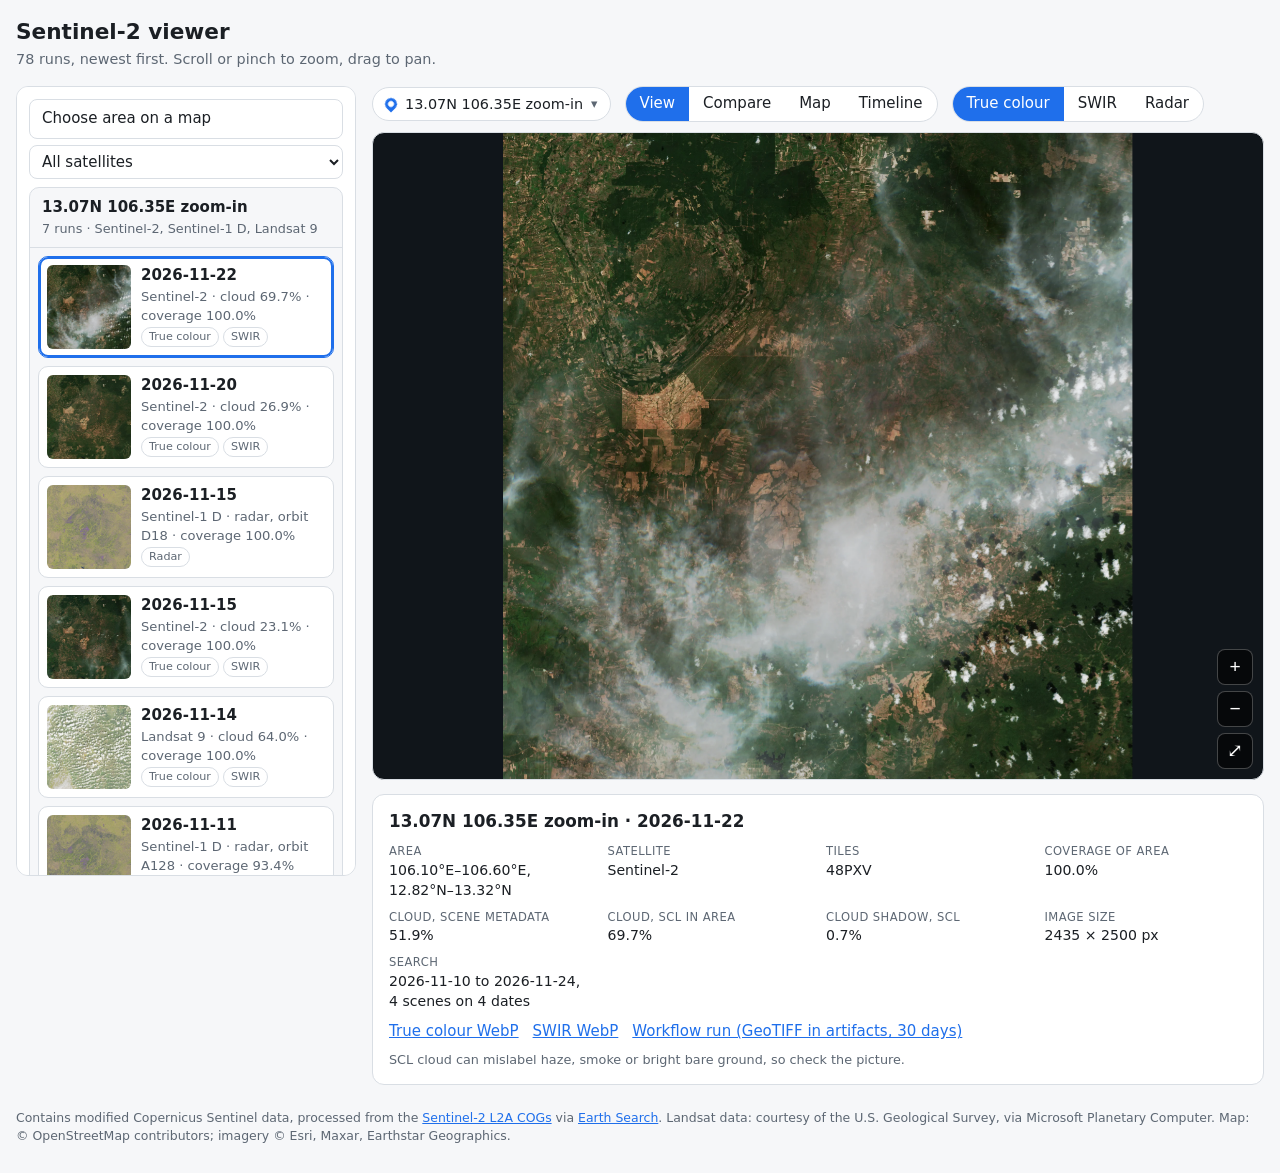
<file: index.html>
<!doctype html>
<html lang="en">
<head>
<meta charset="utf-8">
<meta name="viewport" content="width=device-width, initial-scale=1">
<title>Sentinel-2 Viewer</title>
<link rel="icon" href="data:,">
<link rel="stylesheet" href="assets/vendor/leaflet/leaflet.css">
<link rel="stylesheet" href="assets/style.css?v=a2f0086a">
</head>
<body>
<header class="top">
  <h1>Sentinel-2 viewer</h1>
  <p id="subtitle">High-resolution true-colour and SWIR images from the workflow.</p>
</header>

<main class="layout">
  <aside class="runs" aria-label="Runs">
    <button type="button" class="areabtn" id="areaOpen" aria-haspopup="dialog">Choose area on a map</button>
    <select id="satFilter" class="satfilter" aria-label="Satellite" hidden></select>
    <div id="runList"></div>
  </aside>

  <section class="viewer" aria-label="Image viewer">
    <div class="toolbar">
      <button type="button" class="aoi-btn" id="aoiBtn" aria-haspopup="dialog" title="Choose area on a map">
        <span class="pin" aria-hidden="true"></span><span id="aoiName"></span><span class="caret" aria-hidden="true">&#9662;</span>
      </button>
      <div class="seg" id="modeTabs" role="tablist">
        <button type="button" role="tab" data-mode="view">View</button>
        <button type="button" role="tab" data-mode="compare">Compare</button>
        <button type="button" role="tab" data-mode="map">Map</button>
        <button type="button" role="tab" data-mode="timeline">Timeline</button>
      </div>
      <div class="seg" id="prodBar" aria-label="Image type"></div>
      <div class="cmp" id="cmpBar" hidden>
        <label>Left <select id="selL"></select></label>
        <label>Right <select id="selR"></select></label>
      </div>
      <label class="opacity" id="opBar" hidden>Opacity
        <input type="range" id="opacity" min="0" max="100" value="85">
      </label>
    </div>

    <div class="stagewrap">
      <div id="stage" class="stage" tabindex="0" aria-label="Image. Scroll or pinch to zoom, drag to pan.">
        <div class="layer" id="layerL"><div class="pz" id="pzL"><img id="imgL" alt="" draggable="false"></div></div>
        <div class="layer" id="layerR"><div class="pz" id="pzR"><img id="imgR" alt="" draggable="false"></div></div>
        <div class="divider" id="divider" role="slider" tabindex="0" aria-label="Comparison divider"
             aria-valuemin="0" aria-valuemax="100" aria-valuenow="50"><span class="knob"></span></div>
        <span class="tag tagL" id="tagL"></span>
        <span class="tag tagR" id="tagR"></span>
        <div class="zoom">
          <button type="button" id="zin" aria-label="Zoom in">+</button>
          <button type="button" id="zout" aria-label="Zoom out">&minus;</button>
          <button type="button" id="zreset" aria-label="Fit to window">&#x2922;</button>
        </div>
        <div class="readout" id="readout"></div>
        <div class="loading" id="loading">Loading&hellip;</div>
      </div>
      <div id="map" class="map" hidden></div>
    </div>

    <div id="timeline" class="timeline" hidden>
      <div class="tl-top">
        <button type="button" class="tl-btn primary" id="tlPlay" aria-label="Play">&#9654;</button>
        <button type="button" class="tl-btn" id="tlPrev" aria-label="Previous date">&#9664;</button>
        <button type="button" class="tl-btn" id="tlNext" aria-label="Next date">&#9654;&#65038;</button>
        <span class="tl-label" id="tlLabel"></span>
        <label>Speed
          <select id="tlSpeed">
            <option value="1400">Slow</option><option value="700" selected>Medium</option><option value="300">Fast</option>
          </select>
        </label>
        <label id="tlOrbitWrap" hidden>Orbit
          <select id="tlOrbit"></select>
        </label>
        <label id="tlCloudWrap">Cloud
          <select id="tlCloud">
            <option value="100" selected>Any</option><option value="60">&le; 60%</option>
            <option value="40">&le; 40%</option><option value="20">&le; 20%</option>
          </select>
        </label>
      </div>
      <div class="tl-track" id="tlTrack" tabindex="0" role="slider" aria-label="Date"
           aria-valuemin="0" aria-valuemax="0" aria-valuenow="0">
        <div class="tl-line"></div>
        <div id="tlDots"></div>
        <div class="tl-handle" id="tlHandle"></div>
      </div>
      <div class="tl-ends"><span id="tlStart"></span><span id="tlEnd"></span></div>
      <div class="note" id="tlNote"></div>
    </div>

    <div id="info" class="info"></div>
  </section>
</main>

<div id="areaPanel" class="areapanel" role="dialog" aria-modal="true" aria-labelledby="apTitle" hidden>
  <div class="ap-card">
    <div class="ap-head">
      <h2 id="apTitle">Choose an area</h2>
      <button type="button" class="ap-x" id="apClose" aria-label="Close">&times;</button>
    </div>
    <div id="areaMap" class="ap-map"></div>
    <div class="ap-legend" id="apLegend"></div>
  </div>
</div>

<footer class="foot">
  Contains modified Copernicus Sentinel data, processed from the
  <a href="https://registry.opendata.aws/sentinel-2-l2a-cogs/">Sentinel-2 L2A COGs</a> via
  <a href="https://element84.com/earth-search/">Earth Search</a>.
  Landsat data: courtesy of the U.S. Geological Survey, via Microsoft Planetary Computer.
  Map: &copy; OpenStreetMap contributors; imagery &copy; Esri, Maxar, Earthstar Geographics.
</footer>

<script src="data.js?v=c5cab9ec"></script>
<script src="assets/vendor/leaflet/leaflet.js"></script>
<script src="assets/app.js?v=d154dd33"></script>
</body>
</html>
</file>
<file: assets/vendor/leaflet/leaflet.css>
/* required styles */

.leaflet-pane,
.leaflet-tile,
.leaflet-marker-icon,
.leaflet-marker-shadow,
.leaflet-tile-container,
.leaflet-pane > svg,
.leaflet-pane > canvas,
.leaflet-zoom-box,
.leaflet-image-layer,
.leaflet-layer {
	position: absolute;
	left: 0;
	top: 0;
	}
.leaflet-container {
	overflow: hidden;
	}
.leaflet-tile,
.leaflet-marker-icon,
.leaflet-marker-shadow {
	-webkit-user-select: none;
	   -moz-user-select: none;
	        user-select: none;
	  -webkit-user-drag: none;
	}
/* Prevents IE11 from highlighting tiles in blue */
.leaflet-tile::selection {
	background: transparent;
}
/* Safari renders non-retina tile on retina better with this, but Chrome is worse */
.leaflet-safari .leaflet-tile {
	image-rendering: -webkit-optimize-contrast;
	}
/* hack that prevents hw layers "stretching" when loading new tiles */
.leaflet-safari .leaflet-tile-container {
	width: 1600px;
	height: 1600px;
	-webkit-transform-origin: 0 0;
	}
.leaflet-marker-icon,
.leaflet-marker-shadow {
	display: block;
	}
/* .leaflet-container svg: reset svg max-width decleration shipped in Joomla! (joomla.org) 3.x */
/* .leaflet-container img: map is broken in FF if you have max-width: 100% on tiles */
.leaflet-container .leaflet-overlay-pane svg {
	max-width: none !important;
	max-height: none !important;
	}
.leaflet-container .leaflet-marker-pane img,
.leaflet-container .leaflet-shadow-pane img,
.leaflet-container .leaflet-tile-pane img,
.leaflet-container img.leaflet-image-layer,
.leaflet-container .leaflet-tile {
	max-width: none !important;
	max-height: none !important;
	width: auto;
	padding: 0;
	}

.leaflet-container img.leaflet-tile {
	/* See: https://bugs.chromium.org/p/chromium/issues/detail?id=600120 */
	mix-blend-mode: plus-lighter;
}

.leaflet-container.leaflet-touch-zoom {
	-ms-touch-action: pan-x pan-y;
	touch-action: pan-x pan-y;
	}
.leaflet-container.leaflet-touch-drag {
	-ms-touch-action: pinch-zoom;
	/* Fallback for FF which doesn't support pinch-zoom */
	touch-action: none;
	touch-action: pinch-zoom;
}
.leaflet-container.leaflet-touch-drag.leaflet-touch-zoom {
	-ms-touch-action: none;
	touch-action: none;
}
.leaflet-container {
	-webkit-tap-highlight-color: transparent;
}
.leaflet-container a {
	-webkit-tap-highlight-color: rgba(51, 181, 229, 0.4);
}
.leaflet-tile {
	filter: inherit;
	visibility: hidden;
	}
.leaflet-tile-loaded {
	visibility: inherit;
	}
.leaflet-zoom-box {
	width: 0;
	height: 0;
	-moz-box-sizing: border-box;
	     box-sizing: border-box;
	z-index: 800;
	}
/* workaround for https://bugzilla.mozilla.org/show_bug.cgi?id=888319 */
.leaflet-overlay-pane svg {
	-moz-user-select: none;
	}

.leaflet-pane         { z-index: 400; }

.leaflet-tile-pane    { z-index: 200; }
.leaflet-overlay-pane { z-index: 400; }
.leaflet-shadow-pane  { z-index: 500; }
.leaflet-marker-pane  { z-index: 600; }
.leaflet-tooltip-pane   { z-index: 650; }
.leaflet-popup-pane   { z-index: 700; }

.leaflet-map-pane canvas { z-index: 100; }
.leaflet-map-pane svg    { z-index: 200; }

.leaflet-vml-shape {
	width: 1px;
	height: 1px;
	}
.lvml {
	behavior: url(#default#VML);
	display: inline-block;
	position: absolute;
	}


/* control positioning */

.leaflet-control {
	position: relative;
	z-index: 800;
	pointer-events: visiblePainted; /* IE 9-10 doesn't have auto */
	pointer-events: auto;
	}
.leaflet-top,
.leaflet-bottom {
	position: absolute;
	z-index: 1000;
	pointer-events: none;
	}
.leaflet-top {
	top: 0;
	}
.leaflet-right {
	right: 0;
	}
.leaflet-bottom {
	bottom: 0;
	}
.leaflet-left {
	left: 0;
	}
.leaflet-control {
	float: left;
	clear: both;
	}
.leaflet-right .leaflet-control {
	float: right;
	}
.leaflet-top .leaflet-control {
	margin-top: 10px;
	}
.leaflet-bottom .leaflet-control {
	margin-bottom: 10px;
	}
.leaflet-left .leaflet-control {
	margin-left: 10px;
	}
.leaflet-right .leaflet-control {
	margin-right: 10px;
	}


/* zoom and fade animations */

.leaflet-fade-anim .leaflet-popup {
	opacity: 0;
	-webkit-transition: opacity 0.2s linear;
	   -moz-transition: opacity 0.2s linear;
	        transition: opacity 0.2s linear;
	}
.leaflet-fade-anim .leaflet-map-pane .leaflet-popup {
	opacity: 1;
	}
.leaflet-zoom-animated {
	-webkit-transform-origin: 0 0;
	    -ms-transform-origin: 0 0;
	        transform-origin: 0 0;
	}
svg.leaflet-zoom-animated {
	will-change: transform;
}

.leaflet-zoom-anim .leaflet-zoom-animated {
	-webkit-transition: -webkit-transform 0.25s cubic-bezier(0,0,0.25,1);
	   -moz-transition:    -moz-transform 0.25s cubic-bezier(0,0,0.25,1);
	        transition:         transform 0.25s cubic-bezier(0,0,0.25,1);
	}
.leaflet-zoom-anim .leaflet-tile,
.leaflet-pan-anim .leaflet-tile {
	-webkit-transition: none;
	   -moz-transition: none;
	        transition: none;
	}

.leaflet-zoom-anim .leaflet-zoom-hide {
	visibility: hidden;
	}


/* cursors */

.leaflet-interactive {
	cursor: pointer;
	}
.leaflet-grab {
	cursor: -webkit-grab;
	cursor:    -moz-grab;
	cursor:         grab;
	}
.leaflet-crosshair,
.leaflet-crosshair .leaflet-interactive {
	cursor: crosshair;
	}
.leaflet-popup-pane,
.leaflet-control {
	cursor: auto;
	}
.leaflet-dragging .leaflet-grab,
.leaflet-dragging .leaflet-grab .leaflet-interactive,
.leaflet-dragging .leaflet-marker-draggable {
	cursor: move;
	cursor: -webkit-grabbing;
	cursor:    -moz-grabbing;
	cursor:         grabbing;
	}

/* marker & overlays interactivity */
.leaflet-marker-icon,
.leaflet-marker-shadow,
.leaflet-image-layer,
.leaflet-pane > svg path,
.leaflet-tile-container {
	pointer-events: none;
	}

.leaflet-marker-icon.leaflet-interactive,
.leaflet-image-layer.leaflet-interactive,
.leaflet-pane > svg path.leaflet-interactive,
svg.leaflet-image-layer.leaflet-interactive path {
	pointer-events: visiblePainted; /* IE 9-10 doesn't have auto */
	pointer-events: auto;
	}

/* visual tweaks */

.leaflet-container {
	background: #ddd;
	outline-offset: 1px;
	}
.leaflet-container a {
	color: #0078A8;
	}
.leaflet-zoom-box {
	border: 2px dotted #38f;
	background: rgba(255,255,255,0.5);
	}


/* general typography */
.leaflet-container {
	font-family: "Helvetica Neue", Arial, Helvetica, sans-serif;
	font-size: 12px;
	font-size: 0.75rem;
	line-height: 1.5;
	}


/* general toolbar styles */

.leaflet-bar {
	box-shadow: 0 1px 5px rgba(0,0,0,0.65);
	border-radius: 4px;
	}
.leaflet-bar a {
	background-color: #fff;
	border-bottom: 1px solid #ccc;
	width: 26px;
	height: 26px;
	line-height: 26px;
	display: block;
	text-align: center;
	text-decoration: none;
	color: black;
	}
.leaflet-bar a,
.leaflet-control-layers-toggle {
	background-position: 50% 50%;
	background-repeat: no-repeat;
	display: block;
	}
.leaflet-bar a:hover,
.leaflet-bar a:focus {
	background-color: #f4f4f4;
	}
.leaflet-bar a:first-child {
	border-top-left-radius: 4px;
	border-top-right-radius: 4px;
	}
.leaflet-bar a:last-child {
	border-bottom-left-radius: 4px;
	border-bottom-right-radius: 4px;
	border-bottom: none;
	}
.leaflet-bar a.leaflet-disabled {
	cursor: default;
	background-color: #f4f4f4;
	color: #bbb;
	}

.leaflet-touch .leaflet-bar a {
	width: 30px;
	height: 30px;
	line-height: 30px;
	}
.leaflet-touch .leaflet-bar a:first-child {
	border-top-left-radius: 2px;
	border-top-right-radius: 2px;
	}
.leaflet-touch .leaflet-bar a:last-child {
	border-bottom-left-radius: 2px;
	border-bottom-right-radius: 2px;
	}

/* zoom control */

.leaflet-control-zoom-in,
.leaflet-control-zoom-out {
	font: bold 18px 'Lucida Console', Monaco, monospace;
	text-indent: 1px;
	}

.leaflet-touch .leaflet-control-zoom-in, .leaflet-touch .leaflet-control-zoom-out  {
	font-size: 22px;
	}


/* layers control */

.leaflet-control-layers {
	box-shadow: 0 1px 5px rgba(0,0,0,0.4);
	background: #fff;
	border-radius: 5px;
	}
.leaflet-control-layers-toggle {
	background-image: url(images/layers.png);
	width: 36px;
	height: 36px;
	}
.leaflet-retina .leaflet-control-layers-toggle {
	background-image: url(images/layers-2x.png);
	background-size: 26px 26px;
	}
.leaflet-touch .leaflet-control-layers-toggle {
	width: 44px;
	height: 44px;
	}
.leaflet-control-layers .leaflet-control-layers-list,
.leaflet-control-layers-expanded .leaflet-control-layers-toggle {
	display: none;
	}
.leaflet-control-layers-expanded .leaflet-control-layers-list {
	display: block;
	position: relative;
	}
.leaflet-control-layers-expanded {
	padding: 6px 10px 6px 6px;
	color: #333;
	background: #fff;
	}
.leaflet-control-layers-scrollbar {
	overflow-y: scroll;
	overflow-x: hidden;
	padding-right: 5px;
	}
.leaflet-control-layers-selector {
	margin-top: 2px;
	position: relative;
	top: 1px;
	}
.leaflet-control-layers label {
	display: block;
	font-size: 13px;
	font-size: 1.08333em;
	}
.leaflet-control-layers-separator {
	height: 0;
	border-top: 1px solid #ddd;
	margin: 5px -10px 5px -6px;
	}

/* Default icon URLs */
.leaflet-default-icon-path { /* used only in path-guessing heuristic, see L.Icon.Default */
	background-image: url(images/marker-icon.png);
	}


/* attribution and scale controls */

.leaflet-container .leaflet-control-attribution {
	background: #fff;
	background: rgba(255, 255, 255, 0.8);
	margin: 0;
	}
.leaflet-control-attribution,
.leaflet-control-scale-line {
	padding: 0 5px;
	color: #333;
	line-height: 1.4;
	}
.leaflet-control-attribution a {
	text-decoration: none;
	}
.leaflet-control-attribution a:hover,
.leaflet-control-attribution a:focus {
	text-decoration: underline;
	}
.leaflet-attribution-flag {
	display: inline !important;
	vertical-align: baseline !important;
	width: 1em;
	height: 0.6669em;
	}
.leaflet-left .leaflet-control-scale {
	margin-left: 5px;
	}
.leaflet-bottom .leaflet-control-scale {
	margin-bottom: 5px;
	}
.leaflet-control-scale-line {
	border: 2px solid #777;
	border-top: none;
	line-height: 1.1;
	padding: 2px 5px 1px;
	white-space: nowrap;
	-moz-box-sizing: border-box;
	     box-sizing: border-box;
	background: rgba(255, 255, 255, 0.8);
	text-shadow: 1px 1px #fff;
	}
.leaflet-control-scale-line:not(:first-child) {
	border-top: 2px solid #777;
	border-bottom: none;
	margin-top: -2px;
	}
.leaflet-control-scale-line:not(:first-child):not(:last-child) {
	border-bottom: 2px solid #777;
	}

.leaflet-touch .leaflet-control-attribution,
.leaflet-touch .leaflet-control-layers,
.leaflet-touch .leaflet-bar {
	box-shadow: none;
	}
.leaflet-touch .leaflet-control-layers,
.leaflet-touch .leaflet-bar {
	border: 2px solid rgba(0,0,0,0.2);
	background-clip: padding-box;
	}


/* popup */

.leaflet-popup {
	position: absolute;
	text-align: center;
	margin-bottom: 20px;
	}
.leaflet-popup-content-wrapper {
	padding: 1px;
	text-align: left;
	border-radius: 12px;
	}
.leaflet-popup-content {
	margin: 13px 24px 13px 20px;
	line-height: 1.3;
	font-size: 13px;
	font-size: 1.08333em;
	min-height: 1px;
	}
.leaflet-popup-content p {
	margin: 17px 0;
	margin: 1.3em 0;
	}
.leaflet-popup-tip-container {
	width: 40px;
	height: 20px;
	position: absolute;
	left: 50%;
	margin-top: -1px;
	margin-left: -20px;
	overflow: hidden;
	pointer-events: none;
	}
.leaflet-popup-tip {
	width: 17px;
	height: 17px;
	padding: 1px;

	margin: -10px auto 0;
	pointer-events: auto;

	-webkit-transform: rotate(45deg);
	   -moz-transform: rotate(45deg);
	    -ms-transform: rotate(45deg);
	        transform: rotate(45deg);
	}
.leaflet-popup-content-wrapper,
.leaflet-popup-tip {
	background: white;
	color: #333;
	box-shadow: 0 3px 14px rgba(0,0,0,0.4);
	}
.leaflet-container a.leaflet-popup-close-button {
	position: absolute;
	top: 0;
	right: 0;
	border: none;
	text-align: center;
	width: 24px;
	height: 24px;
	font: 16px/24px Tahoma, Verdana, sans-serif;
	color: #757575;
	text-decoration: none;
	background: transparent;
	}
.leaflet-container a.leaflet-popup-close-button:hover,
.leaflet-container a.leaflet-popup-close-button:focus {
	color: #585858;
	}
.leaflet-popup-scrolled {
	overflow: auto;
	}

.leaflet-oldie .leaflet-popup-content-wrapper {
	-ms-zoom: 1;
	}
.leaflet-oldie .leaflet-popup-tip {
	width: 24px;
	margin: 0 auto;

	-ms-filter: "progid:DXImageTransform.Microsoft.Matrix(M11=0.70710678, M12=0.70710678, M21=-0.70710678, M22=0.70710678)";
	filter: progid:DXImageTransform.Microsoft.Matrix(M11=0.70710678, M12=0.70710678, M21=-0.70710678, M22=0.70710678);
	}

.leaflet-oldie .leaflet-control-zoom,
.leaflet-oldie .leaflet-control-layers,
.leaflet-oldie .leaflet-popup-content-wrapper,
.leaflet-oldie .leaflet-popup-tip {
	border: 1px solid #999;
	}


/* div icon */

.leaflet-div-icon {
	background: #fff;
	border: 1px solid #666;
	}


/* Tooltip */
/* Base styles for the element that has a tooltip */
.leaflet-tooltip {
	position: absolute;
	padding: 6px;
	background-color: #fff;
	border: 1px solid #fff;
	border-radius: 3px;
	color: #222;
	white-space: nowrap;
	-webkit-user-select: none;
	-moz-user-select: none;
	-ms-user-select: none;
	user-select: none;
	pointer-events: none;
	box-shadow: 0 1px 3px rgba(0,0,0,0.4);
	}
.leaflet-tooltip.leaflet-interactive {
	cursor: pointer;
	pointer-events: auto;
	}
.leaflet-tooltip-top:before,
.leaflet-tooltip-bottom:before,
.leaflet-tooltip-left:before,
.leaflet-tooltip-right:before {
	position: absolute;
	pointer-events: none;
	border: 6px solid transparent;
	background: transparent;
	content: "";
	}

/* Directions */

.leaflet-tooltip-bottom {
	margin-top: 6px;
}
.leaflet-tooltip-top {
	margin-top: -6px;
}
.leaflet-tooltip-bottom:before,
.leaflet-tooltip-top:before {
	left: 50%;
	margin-left: -6px;
	}
.leaflet-tooltip-top:before {
	bottom: 0;
	margin-bottom: -12px;
	border-top-color: #fff;
	}
.leaflet-tooltip-bottom:before {
	top: 0;
	margin-top: -12px;
	margin-left: -6px;
	border-bottom-color: #fff;
	}
.leaflet-tooltip-left {
	margin-left: -6px;
}
.leaflet-tooltip-right {
	margin-left: 6px;
}
.leaflet-tooltip-left:before,
.leaflet-tooltip-right:before {
	top: 50%;
	margin-top: -6px;
	}
.leaflet-tooltip-left:before {
	right: 0;
	margin-right: -12px;
	border-left-color: #fff;
	}
.leaflet-tooltip-right:before {
	left: 0;
	margin-left: -12px;
	border-right-color: #fff;
	}

/* Printing */

@media print {
	/* Prevent printers from removing background-images of controls. */
	.leaflet-control {
		-webkit-print-color-adjust: exact;
		print-color-adjust: exact;
		}
	}
</file>
<file: assets/style.css>
:root {
  --bg: #f6f7f9; --card: #ffffff; --fg: #1b1f24; --muted: #5d6773; --line: #d9dee4;
  --accent: #1f6feb; --accent-fg: #ffffff; --warn-bg: #fff4d6; --warn-fg: #7a4b00;
  --stage: #10151a;
}
@media (prefers-color-scheme: dark) {
  :root {
    --bg: #12161b; --card: #1a2027; --fg: #e6eaef; --muted: #9aa5b1; --line: #2c343d;
    --accent: #4c8dff; --accent-fg: #0b1220; --warn-bg: #3a2c0b; --warn-fg: #ffd98a;
    --stage: #0a0d10;
  }
}
* { box-sizing: border-box; }
html, body { margin: 0; }
body { background: var(--bg); color: var(--fg);
  font: 15px/1.45 system-ui, -apple-system, "Segoe UI", Roboto, sans-serif; }
a { color: var(--accent); }
.top { padding: 16px 16px 4px; max-width: 1400px; margin: 0 auto; }
.top h1 { margin: 0; font-size: 1.35rem; }
.top p { margin: 2px 0 0; color: var(--muted); font-size: .9rem; }

.layout { display: grid; grid-template-columns: 340px minmax(0, 1fr); gap: 16px;
  padding: 12px 16px 24px; max-width: 1400px; margin: 0 auto; align-items: start; }
@media (max-width: 860px) {
  .layout { grid-template-columns: minmax(0, 1fr); }
  .viewer { order: -1; }
}

/* run list */
.runs { background: var(--card); border: 1px solid var(--line); border-radius: 12px; padding: 12px;
  max-height: calc(100vh - 110px); overflow: auto; position: sticky; top: 8px; }
@media (max-width: 860px) { .runs { position: static; max-height: none; } }
select { font: inherit; padding: 6px 8px; border: 1px solid var(--line); border-radius: 8px;
  background: var(--card); color: var(--fg); max-width: 100%; }
.satfilter { width: 100%; margin: -2px 0 8px; }
.area { margin: 14px 0 6px; font-size: .78rem; text-transform: uppercase; letter-spacing: .04em; color: var(--muted); }
.area:first-child { margin-top: 2px; }
.card { display: grid; grid-template-columns: 84px 1fr; gap: 10px; width: 100%; text-align: left;
  padding: 8px; margin: 0 0 8px; border: 1px solid var(--line); border-radius: 10px; background: var(--bg);
  color: inherit; font: inherit; cursor: pointer; }
.card:hover { border-color: var(--accent); }
.card[aria-current="true"] { border-color: var(--accent); box-shadow: 0 0 0 2px var(--accent) inset; }
.card img { width: 84px; height: 84px; object-fit: cover; border-radius: 6px; background: var(--stage); }
.card .d { font-weight: 600; }
.card .m { color: var(--muted); font-size: .82rem; }
.chip { display: inline-block; font-size: .7rem; padding: 1px 7px; border-radius: 999px;
  border: 1px solid var(--line); margin-right: 4px; color: var(--muted); }
.chip.warn { background: var(--warn-bg); color: var(--warn-fg); border-color: transparent; }
.empty { color: var(--muted); padding: 12px 4px; }

/* viewer */
.viewer { min-width: 0; }
.toolbar { display: flex; flex-wrap: wrap; gap: 8px 14px; align-items: center; margin-bottom: 10px; }
.seg { display: inline-flex; border: 1px solid var(--line); border-radius: 999px; overflow: hidden; background: var(--card); }
.seg button { font: inherit; padding: 6px 14px; border: 0; background: transparent; color: var(--fg); cursor: pointer; }
.seg button[aria-selected="true"], .seg button[aria-pressed="true"] { background: var(--accent); color: var(--accent-fg); }
.cmp { display: flex; flex-wrap: wrap; gap: 8px; }
.cmp label, .opacity { font-size: .8rem; color: var(--muted); display: inline-flex; gap: 6px; align-items: center; }
[hidden] { display: none !important; }

.stagewrap { position: relative; }
.stage, .map { height: min(72vh, 900px); min-height: 320px; border-radius: 12px; overflow: hidden;
  background: var(--stage); border: 1px solid var(--line); position: relative; }
.stage { touch-action: none; user-select: none; cursor: grab; outline: none; }
.stage:active { cursor: grabbing; }
.layer { position: absolute; inset: 0; overflow: hidden; }
.pz { position: absolute; left: 0; top: 0; transform-origin: 0 0; will-change: transform; }
.pz img { display: block; width: 100%; height: 100%; pointer-events: none; }
.stage.pix .pz img { image-rendering: pixelated; }
.divider { position: absolute; top: 0; bottom: 0; width: 0; z-index: 3; cursor: ew-resize; }
.divider::before { content: ""; position: absolute; top: 0; bottom: 0; left: -1px; width: 2px; background: #fff;
  box-shadow: 0 0 0 1px rgba(0, 0, 0, .35); }
.divider .knob { position: absolute; top: 50%; left: -18px; width: 36px; height: 36px; margin-top: -18px;
  border-radius: 50%; background: #fff; box-shadow: 0 1px 6px rgba(0, 0, 0, .5); }
.divider .knob::before, .divider .knob::after { content: ""; position: absolute; top: 12px; border: 6px solid transparent; }
.divider .knob::before { left: 2px; border-right-color: #333; }
.divider .knob::after { right: 2px; border-left-color: #333; }
.divider:focus-visible .knob { outline: 3px solid var(--accent); }
.tag { position: absolute; top: 10px; z-index: 4; background: rgba(0, 0, 0, .6); color: #fff; font-size: .75rem;
  padding: 2px 8px; border-radius: 6px; pointer-events: none; }
.tagL { left: 10px; } .tagR { right: 10px; }
.zoom { position: absolute; right: 10px; bottom: 10px; z-index: 5; display: flex; flex-direction: column; gap: 6px; }
.zoom button { width: 36px; height: 36px; border-radius: 8px; border: 1px solid rgba(255, 255, 255, .25);
  background: rgba(0, 0, 0, .6); color: #fff; font-size: 1.2rem; line-height: 1; cursor: pointer; }
.readout { position: absolute; left: 10px; bottom: 10px; z-index: 5; background: rgba(0, 0, 0, .6); color: #fff;
  font: .75rem/1.4 ui-monospace, Menlo, Consolas, monospace; padding: 2px 8px; border-radius: 6px; pointer-events: none; }
.readout:empty { display: none; }
.loading { position: absolute; inset: 0; display: grid; place-items: center; color: #cfd6de; z-index: 6;
  background: rgba(10, 13, 16, .55); pointer-events: none; transition: opacity .2s; }
.loading.done { opacity: 0; }
.map { z-index: 0; }

/* info */
.info { margin-top: 14px; background: var(--card); border: 1px solid var(--line); border-radius: 12px; padding: 14px 16px; }
.info h2 { margin: 0 0 6px; font-size: 1.05rem; }
.info .warnbox { background: var(--warn-bg); color: var(--warn-fg); padding: 8px 10px; border-radius: 8px; margin: 8px 0; font-size: .88rem; }
.facts { display: grid; grid-template-columns: repeat(auto-fill, minmax(190px, 1fr)); gap: 8px 16px; margin: 10px 0; }
.facts div { font-size: .88rem; }
.facts b { display: block; font-size: .72rem; font-weight: 500; text-transform: uppercase; letter-spacing: .04em; color: var(--muted); }
.links a { margin-right: 14px; }
.key { font-size: .82rem; color: var(--muted); margin-top: 8px; }
.note { font-size: .8rem; color: var(--muted); margin-top: 8px; }
.foot { max-width: 1400px; margin: 0 auto; padding: 0 16px 28px; color: var(--muted); font-size: .78rem; }

/* area groups */
.group { margin: 0 0 10px; border: 1px solid var(--line); border-radius: 10px; background: var(--bg); }
.group > summary { cursor: pointer; padding: 9px 12px; list-style: none; display: flex; flex-direction: column; gap: 1px; }
.group > summary::-webkit-details-marker { display: none; }
.group[open] > summary { border-bottom: 1px solid var(--line); }
.gname { font-weight: 600; }
.gmeta { color: var(--muted); font-size: .8rem; }
.group > .card { margin: 8px; width: calc(100% - 16px); background: var(--card); }

/* timeline */
.timeline { margin-top: 12px; background: var(--card); border: 1px solid var(--line); border-radius: 12px; padding: 12px 14px; }
.tl-top { display: flex; flex-wrap: wrap; gap: 8px 12px; align-items: center; }
.tl-btn { width: 38px; height: 38px; border-radius: 50%; border: 1px solid var(--line); background: var(--bg);
  color: var(--fg); cursor: pointer; font-size: .95rem; line-height: 1; }
.tl-btn.primary { background: var(--accent); color: var(--accent-fg); border-color: var(--accent); }
.tl-label { font-weight: 600; flex: 1 1 220px; min-width: 0; }
.tl-top label { font-size: .8rem; color: var(--muted); display: inline-flex; gap: 6px; align-items: center; }
.tl-track { position: relative; height: 72px; margin: 10px 8px 0; touch-action: none; cursor: pointer; outline-offset: 4px; user-select: none; }
.tl-line { position: absolute; left: 0; right: 0; top: 34px; height: 4px; border-radius: 2px; background: var(--line); }
.tl-dot { position: absolute; width: 14px; height: 14px; margin: -7px 0 0 -7px; border-radius: 50%; background: #888;
  border: 2px solid var(--card); pointer-events: none; transition: transform .1s; }
.tl-dot.good { background: #2e9e5b; } .tl-dot.ok { background: #e0a21b; } .tl-dot.bad { background: #d4493e; } .tl-dot.na { background: #888; }
.tl-dot.fb { box-shadow: 0 0 0 2px var(--warn-fg); }
.tl-dot.on { transform: scale(1.4); }
.tl-handle { position: absolute; top: 4px; width: 0; height: 60px; pointer-events: none; }
.tl-handle::before { content: ""; position: absolute; left: -1px; top: 0; bottom: 0; width: 2px; background: var(--accent); }
.tl-handle::after { content: ""; position: absolute; left: -6px; top: -6px; border: 6px solid transparent; border-top-color: var(--accent); }
.tl-ends { display: flex; justify-content: space-between; font-size: .75rem; color: var(--muted); margin: 0 8px; }

/* phones: keep the image roughly square so the timeline controls stay on screen */
@media (max-width: 860px) {
  .stage, .map { height: min(100vw, 62vh); min-height: 260px; }
}

/* area picker: a button that opens the area map */
.aoi-btn { font: inherit; font-size: .9rem; display: inline-flex; align-items: center; gap: 8px; max-width: 280px;
  padding: 6px 12px; border: 1px solid var(--line); border-radius: 999px; background: var(--card); color: var(--fg); cursor: pointer; }
.aoi-btn:hover, .areabtn:hover { border-color: var(--accent); }
.aoi-btn #aoiName { overflow: hidden; text-overflow: ellipsis; white-space: nowrap; min-width: 0; }
.aoi-btn .caret { color: var(--muted); font-size: .8rem; }
.pin { flex: none; width: 12px; height: 12px; border-radius: 50% 50% 50% 0; transform: rotate(-45deg);
  background: var(--accent); position: relative; }
.pin::after { content: ""; position: absolute; inset: 3px; border-radius: 50%; background: var(--card); }
@media (max-width: 860px) { .aoi-btn { flex: 1 1 100%; max-width: 100%; } .aoi-btn #aoiName { flex: 1 1 auto; text-align: left; } }
.areabtn { display: block; width: 100%; font: inherit; padding: 8px 12px; margin-bottom: 8px; border: 1px solid var(--line);
  border-radius: 8px; background: var(--card); color: var(--fg); cursor: pointer; text-align: left; }

/* the area map panel */
body.ap-lock { overflow: hidden; }
.areapanel { position: fixed; inset: 0; z-index: 2000; background: rgba(0, 0, 0, .5); display: flex;
  align-items: center; justify-content: center; padding: 16px; }
.areapanel[hidden] { display: none; }
.ap-card { background: var(--card); color: var(--fg); border-radius: 12px; width: min(960px, 100%); height: min(720px, 100%);
  display: flex; flex-direction: column; overflow: hidden; box-shadow: 0 10px 40px rgba(0, 0, 0, .4); }
.ap-head { display: flex; align-items: center; justify-content: space-between; padding: 10px 14px; border-bottom: 1px solid var(--line); }
.ap-head h2 { margin: 0; font-size: 1.05rem; }
.ap-x { font: inherit; font-size: 1.5rem; line-height: 1; width: 36px; height: 36px; border: 0; border-radius: 8px;
  background: transparent; color: var(--fg); cursor: pointer; }
.ap-x:hover { background: var(--bg); }
.ap-map { flex: 1 1 auto; min-height: 0; background: var(--stage); }
.ap-legend { display: flex; flex-wrap: wrap; gap: 4px 14px; align-items: center; padding: 8px 14px; border-top: 1px solid var(--line);
  font-size: .8rem; color: var(--muted); }
.ap-legend .lg { display: inline-flex; align-items: center; gap: 5px; }
.ap-legend i { width: 12px; height: 12px; border-radius: 50%; border: 1px solid rgba(0, 0, 0, .35); display: inline-block; }
.ap-pop { font-size: .85rem; line-height: 1.35; }
.ap-pop img { display: block; width: 100%; max-height: 120px; object-fit: cover; border-radius: 6px; margin-bottom: 6px; background: var(--stage); }
.ap-pop b { display: block; font-size: .95rem; margin-bottom: 2px; }
.ap-open { font: inherit; margin-top: 8px; width: 100%; padding: 6px 10px; border: 0; border-radius: 8px;
  background: var(--accent); color: var(--accent-fg); cursor: pointer; }
@media (max-width: 860px) {
  .areapanel { padding: 0; }
  .ap-card { width: 100%; height: 100%; border-radius: 0; }
}

/* map: area-of-interest label */
.leaflet-tooltip.aoi-tip { background: rgba(0, 0, 0, .72); color: #fff; border: 0; box-shadow: none; font-size: .75rem; padding: 2px 8px; }
.leaflet-tooltip.aoi-tip::before { display: none; }
</file>
